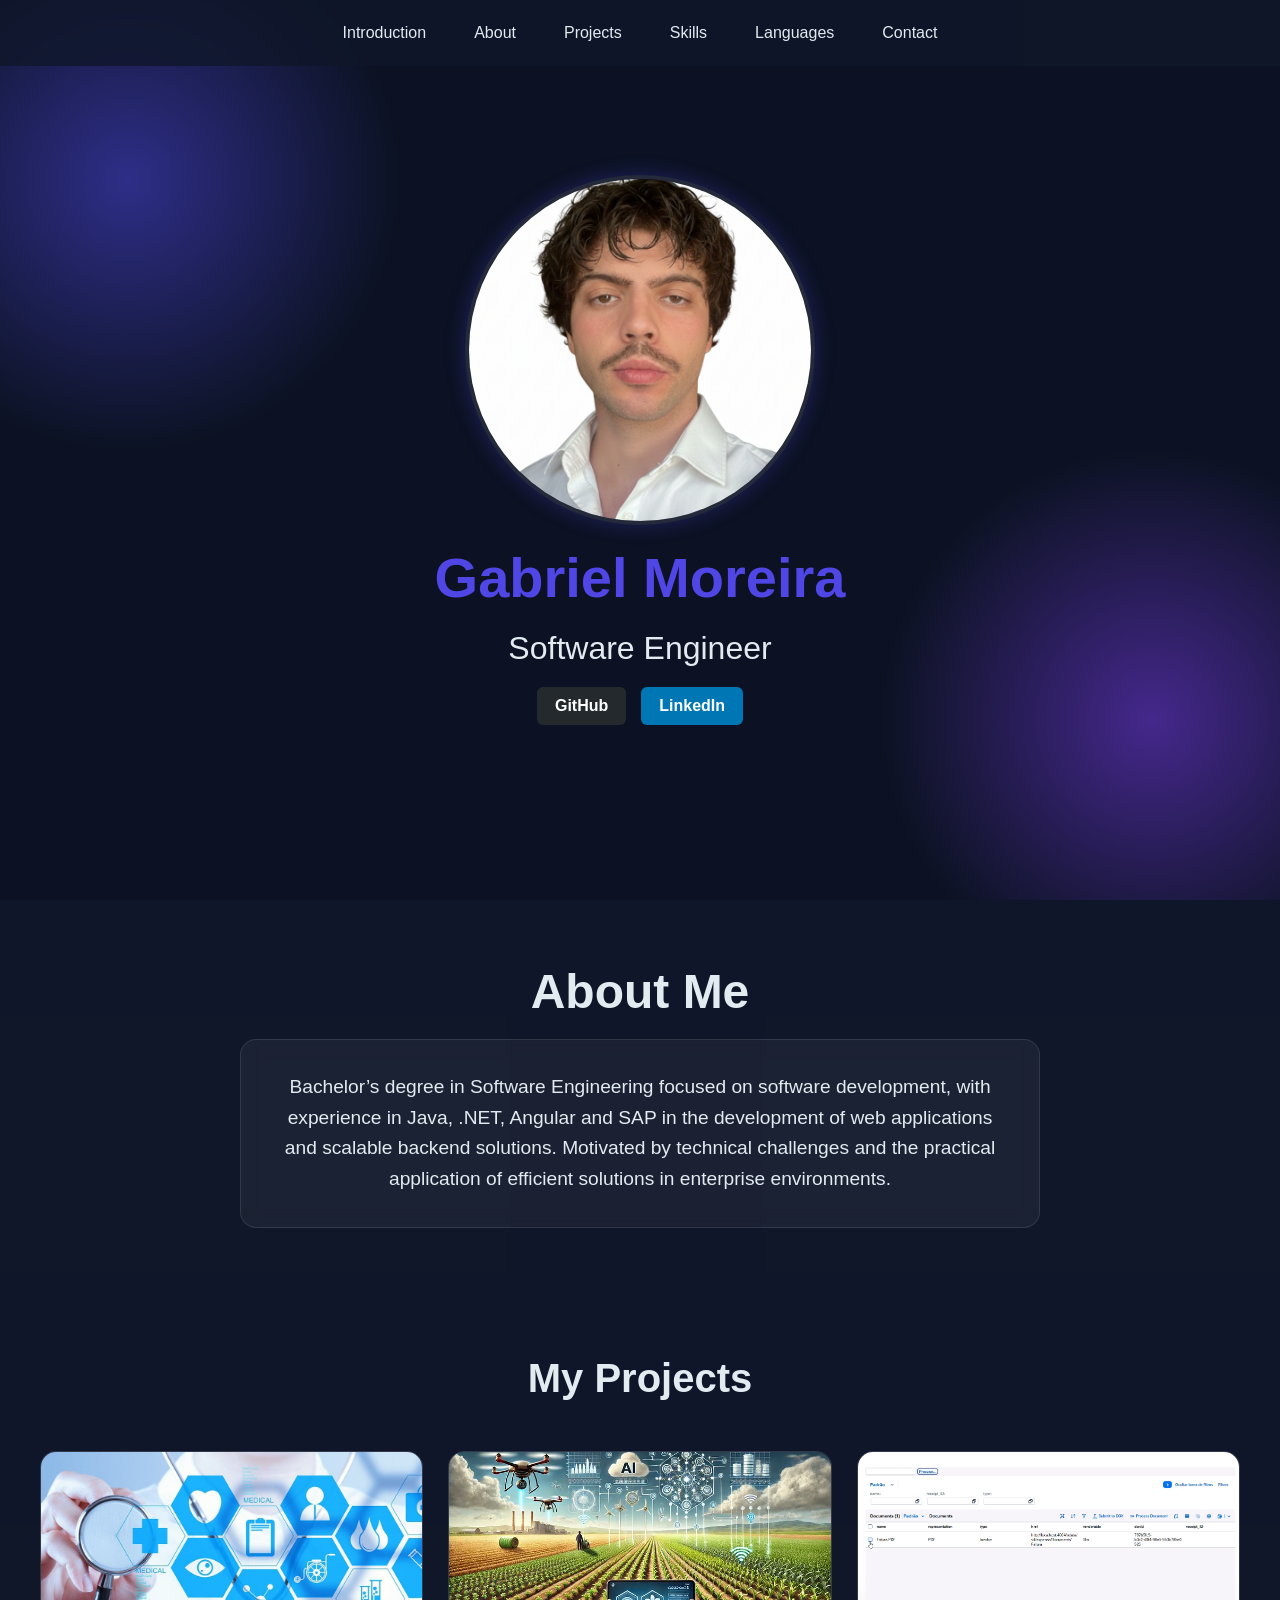
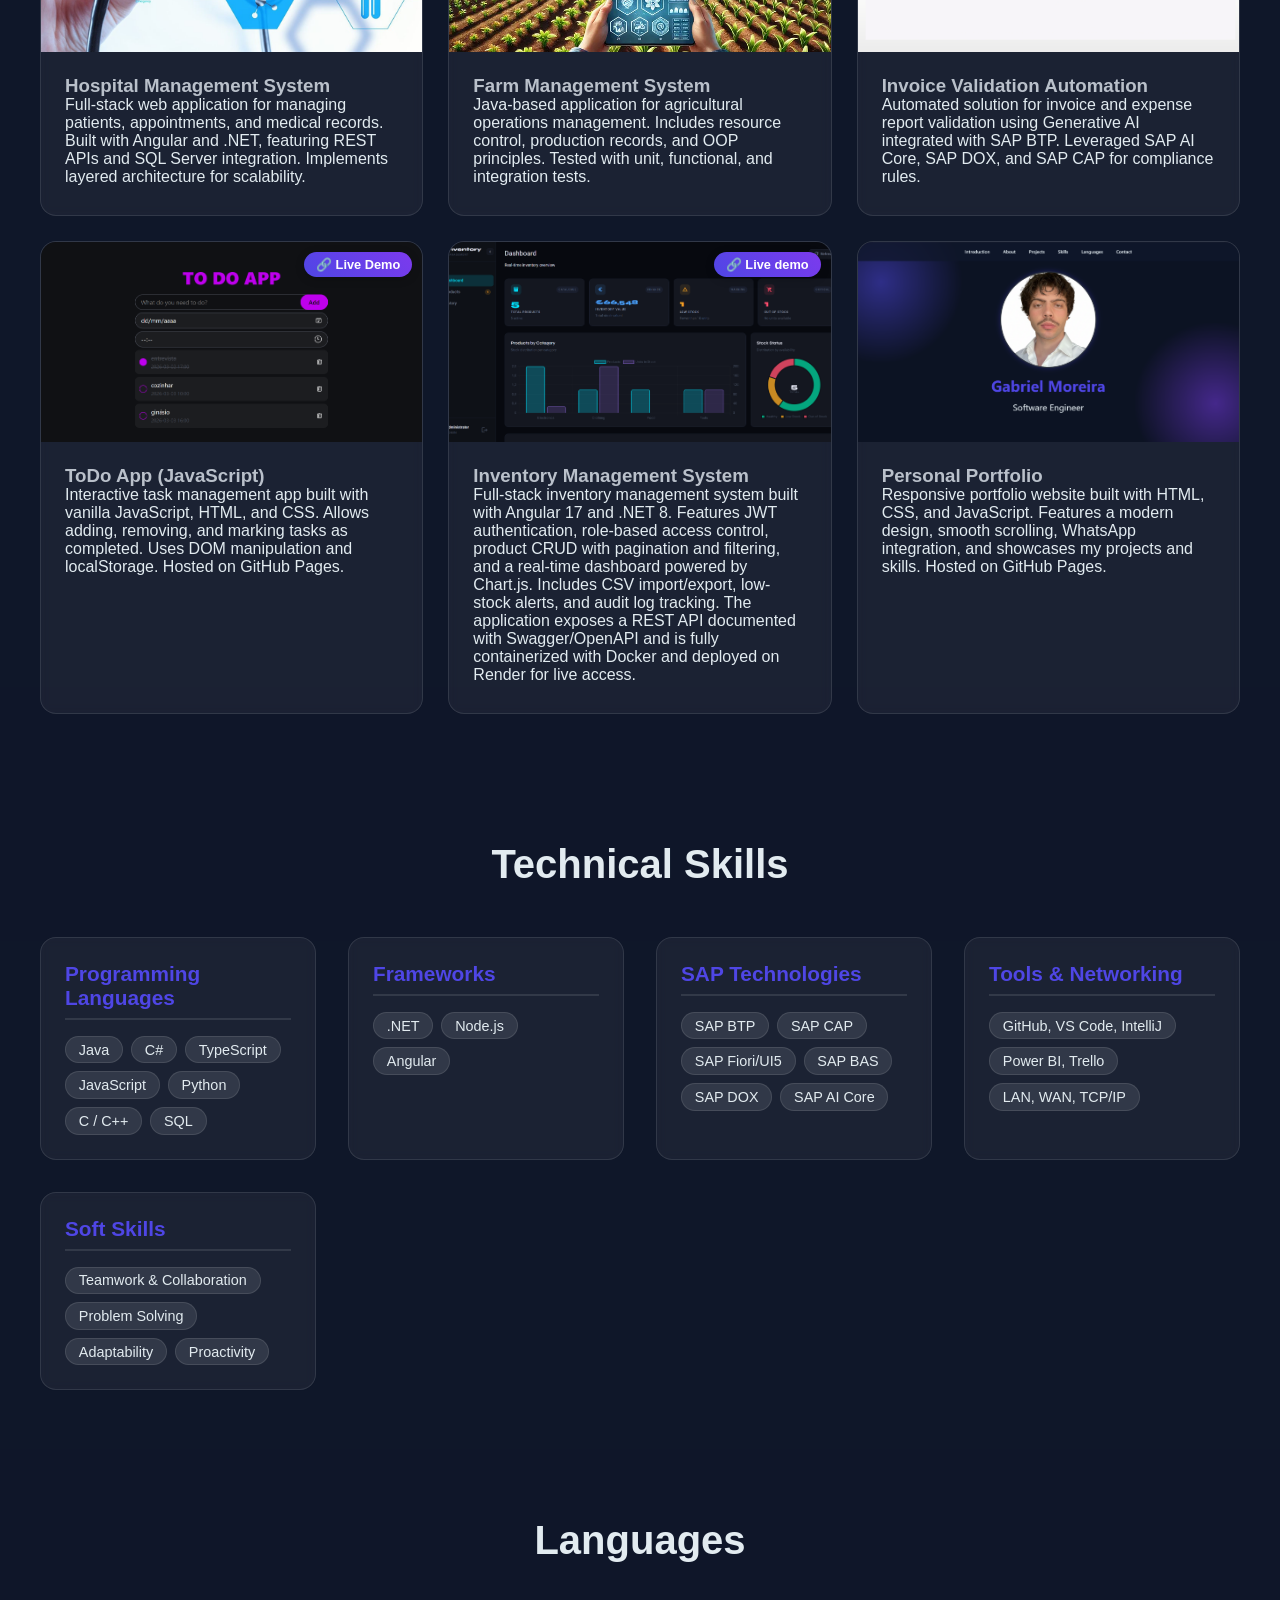
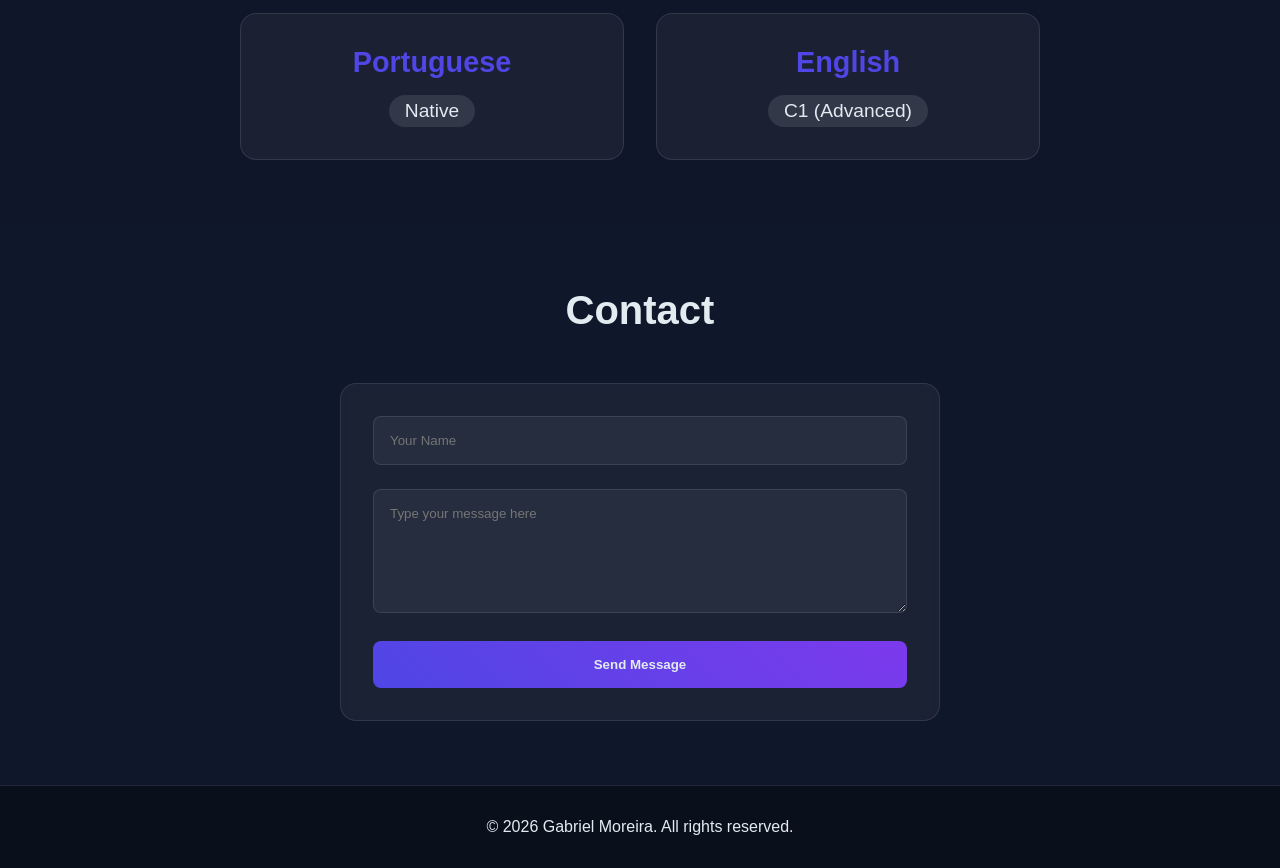
<file: index.html>
<!doctype html>
<html lang="pt">
  <head>
    <meta charset="UTF-8" />
    <meta name="viewport" content="width=device-width, initial-scale=1.0" />
    <link rel="stylesheet" href="style.css" />

    <link rel="icon" type="image/png" href="./img/icon.png" />
    <title>Portfolio | Gabriel</title>
  </head>
  <body>
    <div class="particles"></div>
    <nav class="navigation">
      <ul class="menu">
        <li><a href="#introduction" class="menu-link">Introduction</a></li>
        <li><a href="#about" class="menu-link">About</a></li>
        <li><a href="#projects" class="menu-link">Projects</a></li>
        <li><a href="#skills" class="menu-link">Skills</a></li>
        <li><a href="#languages" class="menu-link">Languages</a></li>
        <li><a href="#contact" class="menu-link">Contact</a></li>
      </ul>
    </nav>

    <main id="introduction" class="header">
      <img
        src="./img/foto.png"
        alt="Photo of Gabriel Moreira"
        class="profile-photo"
      />
      <h1>Gabriel Moreira</h1>
      <p class="introduction-paragraph">Software Engineer</p>

      <div class="social-buttons">
        <a
          href="https://github.com/gabrielmoreira20042-alt"
          target="_blank"
          class="social-button github"
        >
          GitHub
        </a>

        <a
          href="https://www.linkedin.com/in/gabriel-moreira-4a331817a/"
          target="_blank"
          class="social-button linkedin"
        >
          LinkedIn
        </a>
      </div>
    </main>

    <section id="about" class="about">
      <h2 class="about-title">About Me</h2>
      <div class="about-box">
        <p class="about-paragraph">
          Bachelor’s degree in Software Engineering focused on software
          development, with experience in Java, .NET, Angular and SAP in the
          development of web applications and scalable backend solutions.
          Motivated by technical challenges and the practical application of
          efficient solutions in enterprise environments.
        </p>
      </div>
    </section>

    <section id="projects" class="projects">
      <h2 class="projects-title">My Projects</h2>
      <div class="projects-box">
        <!-- Hospital Management System -->
        <div class="projects-card">
          <img
            src="./img/The-Future-of-Healthcare-Benefits-of-Hospital-Management-Software (1).jpg"
            alt="Hospital Management System"
            class="project-image"
          />
          <div class="box-text-project">
            <h3 class="project-title">Hospital Management System</h3>
            <p class="project-description">
              Full-stack web application for managing patients, appointments,
              and medical records. Built with Angular and .NET, featuring REST
              APIs and SQL Server integration. Implements layered architecture
              for scalability.
            </p>
          </div>
        </div>
        <!-- Farm Management System -->
        <div class="projects-card">
          <img
            src="./img/Agriculture-Artificial-Intelligence.webp"
            alt="Farm Management System"
            class="project-image"
          />
          <div class="box-text-project">
            <h3 class="project-title">Farm Management System</h3>
            <p class="project-description">
              Java-based application for agricultural operations management.
              Includes resource control, production records, and OOP principles.
              Tested with unit, functional, and integration tests.
            </p>
          </div>
        </div>
        <!-- KPMG Intern Project -->
        <div class="projects-card">
          <img
            src="./img/Captura de ecrã 2026-03-02 204155.png"
            alt="KPMG Automation Project"
            class="project-image"
          />
          <div class="box-text-project">
            <h3 class="project-title">Invoice Validation Automation</h3>
            <p class="project-description">
              Automated solution for invoice and expense report validation using
              Generative AI integrated with SAP BTP. Leveraged SAP AI Core, SAP
              DOX, and SAP CAP for compliance rules.
            </p>
          </div>
        </div>

        <!-- ToDo App -->
        <a
          href="https://gabrielmoreira20042-alt.github.io/todoApp/"
          target="_blank"
          class="project-link-wrapper"
          style="text-decoration: none; color: inherit"
        >
          <div class="projects-card">
            <div class="project-badge">🔗 Live Demo</div>
            <img
              src="./img/Captura de ecrã 2026-03-02 203847.png"
              alt="ToDo App"
              class="project-image"
            />
            <div class="box-text-project">
              <h3 class="project-title">ToDo App (JavaScript)</h3>
              <p class="project-description">
                Interactive task management app built with vanilla JavaScript,
                HTML, and CSS. Allows adding, removing, and marking tasks as
                completed. Uses DOM manipulation and localStorage. Hosted on
                GitHub Pages.
              </p>
            </div>
          </div>
        </a>

        <!-- Inventory Management System -->
        <a
          href="https://inventoryapp-2-rglw.onrender.com/dashboard"
          target="_blank"
          class="project-link-wrapper"
          style="text-decoration: none; color: inherit"
        >
          <div class="projects-card">
            <div class="project-badge">🔗 Live demo</div>

            <img
              src="./img/dashboard.png"
              alt="Inventory Management System"
              class="project-image"
            />

            <div class="box-text-project">
              <h3 class="project-title">Inventory Management System</h3>

              <p class="project-description">
                Full-stack inventory management system built with Angular 17 and
                .NET 8. Features JWT authentication, role-based access control,
                product CRUD with pagination and filtering, and a real-time
                dashboard powered by Chart.js. Includes CSV import/export,
                low-stock alerts, and audit log tracking. The application
                exposes a REST API documented with Swagger/OpenAPI and is fully
                containerized with Docker and deployed on Render for live
                access.
              </p>
            </div>
          </div>
        </a>

        <!-- Portfolio Project -->
        <div class="projects-card">
          <img
            src="./img\portfolio_print.png"
            alt="Portfolio Website"
            class="project-image"
          />
          <div class="box-text-project">
            <h3 class="project-title">Personal Portfolio</h3>
            <p class="project-description">
              Responsive portfolio website built with HTML, CSS, and JavaScript.
              Features a modern design, smooth scrolling, WhatsApp integration,
              and showcases my projects and skills. Hosted on GitHub Pages.
            </p>
          </div>
        </div>
      </div>
    </section>

    <section id="skills" class="skills">
      <h2 class="skills-title">Technical Skills</h2>
      <div class="skills-box">
        <!-- Programming Languages -->
        <div class="skill-card">
          <h3 class="skill-category">Programming Languages</h3>
          <ul class="skill-list">
            <li>Java</li>
            <li>C#</li>
            <li>TypeScript</li>
            <li>JavaScript</li>
            <li>Python</li>
            <li>C / C++</li>
            <li>SQL</li>
          </ul>
        </div>
        <!-- Frameworks -->
        <div class="skill-card">
          <h3 class="skill-category">Frameworks</h3>
          <ul class="skill-list">
            <li>.NET</li>
            <li>Node.js</li>
            <li>Angular</li>
          </ul>
        </div>
        <!-- SAP Technologies -->
        <div class="skill-card">
          <h3 class="skill-category">SAP Technologies</h3>
          <ul class="skill-list">
            <li>SAP BTP</li>
            <li>SAP CAP</li>
            <li>SAP Fiori/UI5</li>
            <li>SAP BAS</li>
            <li>SAP DOX</li>
            <li>SAP AI Core</li>
          </ul>
        </div>
        <!-- Tools & Networking -->
        <div class="skill-card">
          <h3 class="skill-category">Tools & Networking</h3>
          <ul class="skill-list">
            <li>GitHub, VS Code, IntelliJ</li>
            <li>Power BI, Trello</li>
            <li>LAN, WAN, TCP/IP</li>
          </ul>
        </div>
        <!-- Soft Skills (opcional, mas pode incluir) -->
        <div class="skill-card">
          <h3 class="skill-category">Soft Skills</h3>
          <ul class="skill-list">
            <li>Teamwork & Collaboration</li>
            <li>Problem Solving</li>
            <li>Adaptability</li>
            <li>Proactivity</li>
          </ul>
        </div>
      </div>
    </section>

    <!-- ===== NOVA SEÇÃO: LANGUAGES ===== -->
    <section id="languages" class="languages">
      <h2 class="languages-title">Languages</h2>
      <div class="languages-box">
        <div class="language-card">
          <h3>Portuguese</h3>
          <p class="language-level">Native</p>
        </div>
        <div class="language-card">
          <h3>English</h3>
          <p class="language-level">C1 (Advanced)</p>
        </div>
      </div>
    </section>

    <section id="contact" class="contact">
      <h2 class="contact-title">Contact</h2>
      <form
        class="contact-form"
        id="form"
        onsubmit="sendWhatsappMessage(event)"
      >
        <div class="group-form">
          <input
            type="text"
            placeholder="Your Name"
            class="form-input"
            id="name"
          />
        </div>
        <div class="group-form">
          <textarea
            class="form-input"
            placeholder="Type your message here"
            rows="6"
            id="message"
          ></textarea>
        </div>
        <button type="submit" class="form-button">Send Message</button>
      </form>
    </section>

    <!-- Footer -->
    <footer class="footer">
      <div class="container">
        <p>&copy; 2026 Gabriel Moreira. All rights reserved.</p>
      </div>
    </footer>

    <script>
      function sendWhatsappMessage(event) {
        event.preventDefault();
        const name = document.getElementById("name").value;
        const message = document.getElementById("message").value;
        const phoneNumber = "351935182718";
        const text = `Hello, my name is ${name}, ${message}`;
        const formattedText = encodeURIComponent(text);
        const url = `https://api.whatsapp.com/send?phone=${phoneNumber}&text=${formattedText}`;
        window.open(url, "_blank");
      }
    </script>
  </body>
</html>
</file>
<file: style.css>
* {
margin: 0;
padding: 0;
box-sizing: border-box;
font-family: 'Segoe UI', Tahoma, Geneva, Verdana, sans-serif;

}

html {
scroll-behavior: smooth;
}
 
:root {
--primary-color: #4f46e5;
--secondary-color: #7c3aed;;
--dark: #0f172a;;
--more-dark: #0a0f1c;;
--light: #e2eBf0;
--glass: rgba(255, 255, 255, 0.1);
}

body {
background-color: var(--dark);
color: var(--light);
}

.navigation {
background: rgba(15, 23, 42, 0.8);
position: fixed;
top: 0;
width: 100%;
z-index: 1000;
padding: 1.5rem ;
}

.menu {
display: flex;
justify-content: center;
gap: 3rem;
list-style: none;
}

.menu-link {
color: var(--light);
text-decoration: none;
font-weight: 500;
position: relative;
padding: 0.5rem 0;
}

.menu-link::after {
content: '';
position: absolute;
bottom: 0;
left: 0;
width: 0;
height: 2px;
background: linear-gradient(90deg, var(--primary-color), var(--secondary-color));
transition: width 0.5s ease, transform 0.3s ease;
}

.menu-link:hover::after {
width: 100%;
}

.header{
    min-height: 100vh;
    display: flex;
    justify-content: center;
    align-items: center;
    flex-direction: column;
}

.profile-photo {
  width: 350px;
  height: 350px;
  box-shadow: 0 0 20px rgba(79, 70, 229, 0.3);
  border-radius: 50%;
  border: 4px solid var(--glass);
  object-fit: cover;
  animation: floating 3s ease-in-out infinite;
}

h1 {
  font-size: 3.5rem;
  margin: 20px 0;
  color: var(--primary-color);
  font-weight: bold;

}

.introduction-paragraph {
  font-size: 2rem;
  color: var(--light);
}

.about {
    padding: 4rem 2rem;
  background: rgba(15, 23, 42, 0.8);
}

.about-title {
  font-size: 3rem;
  color: var(--light);
    text-align: center;
    margin-bottom: 20px;

}

.about-box {
    padding: 2rem;
    max-width: 800px;
    margin: 0 auto;
    border-radius: 16px;
    border: 1px solid var(--glass);
    backdrop-filter: blur(10px);
    background: rgba(255, 255, 255, 0.05);
    overflow: hidden;
}

.about-paragraph {
  text-align: center;
  font-size: 1.2rem;
  line-height: 1.6;
  word-wrap: break-word;
  overflow-wrap: break-word;
}

.projects {
    padding: 4rem 2rem;


    background: rgba(15, 23, 42, 0.8);
}

.projects-box {
    display: grid;
    grid-template-columns: repeat(auto-fit, minmax(300px, 1fr));
    gap: 25px;
    max-width: 1200px;
    margin: 0 auto;
}


.projects-card {
    background: rgba(255, 255, 255, 0.05);
    border-radius: 16px;
    backdrop-filter: blur(5px);
    border: 1px solid var(--glass);
    overflow: hidden;
    transition: all 0.5s ease;
    cursor: pointer;
    position: relative;
    
    display: flex;
  flex-direction: column;
  height: 100%;
}

.projects-title {
    font-size: 2.5rem;
    text-align: center;
    margin-bottom: 50px;
}

.projects-card:hover {
   box-shadow: 0 10px 20px rgba(79, 70, 229, 0.2);
   transform: translateY(-10px) scale(1.03);
}

.project-image {
    width: 100%;
    height: 200px;
    object-fit: cover;
}

.box-text-project {
    padding: 1.5rem;
}

.project-title {
    color: rgba(226, 232, 240, 0.8);
    line-height: 1.25rem;
}

.project-description {
    margin-bottom: 5px;
}

.project-badge {
  position: absolute;
  top: 10px;
  right: 10px;
  background: linear-gradient(45deg, var(--primary-color), var(--secondary-color));
  color: white;
  padding: 5px 12px;
  border-radius: 20px;
  font-size: 0.8rem;
  font-weight: bold;
  z-index: 2;
  box-shadow: 0 2px 10px rgba(0,0,0,0.2);
}


.contact {
    padding: 4rem 2rem;
}

.contact-title {
    font-size: 2.5rem;
    text-align: center;
    margin-bottom: 50px;
}

.contact-form {
    max-width: 600px;
    margin: 0 auto;
    background: rgba(255, 255, 255, 0.05);
  backdrop-filter: blur(5px);
  padding: 2rem;
    border-radius: 16px;
    border: 1px solid var(--glass);
  
   
}


.form-input {
    width: 100%;
    padding: 1rem;
    border-radius: 8px;
    border: 1px solid var(--glass);
    background: rgba(255, 255, 255, 0.05);
    color: var(--light);
    outline: none;
}

.form-input:focus {
    border-color: var(--secondary-color);
    box-shadow: 0 0 10px rgba(79, 70, 229, 0.3);
}

.group-form {
    margin-bottom: 1.5rem;
   
}

.form-button {
    width: 100%;
    padding: 1rem 2rem;
    border-radius: 8px;
    border: none;
    background: linear-gradient(45deg, var(--primary-color), var(--secondary-color));
    color: var(--light);
    cursor: pointer;
    transition: all 0.5s ease;
    font-weight: bold;
}

.form-button:hover {
    transform: translateY(-4px);
    box-shadow: 0 5px 15px rgba(79, 70, 229, 0.4);
}

.particles {
    position: fixed;
    top: 0;
    left: 0;
    width: 100%;
    height: 100%;
    z-index: -1;
    opacity: 0.5;
    background: radial-gradient(circle at 10% 20%, var(--primary-color) 0%, transparent 20%),
                radial-gradient(circle at 90% 80%, var(--secondary-color) 0%, transparent 20%),
               var(--more-dark);
}

@keyframes floating {
    0% , 100% {
        transform: translateY(0);
    }

    50% {
        transform: translateY(-20px);
    }
   

}

/* ===== SKILLS SECTION ===== */
.skills {
    padding: 4rem 2rem;
    background: rgba(15, 23, 42, 0.8);
}

.skills-title {
    font-size: 2.5rem;
    text-align: center;
    margin-bottom: 50px;
    color: var(--light);
}

.skills-box {
    display: grid;
    grid-template-columns: repeat(auto-fit, minmax(250px, 1fr));
    gap: 2rem;
    max-width: 1200px;
    margin: 0 auto;
}

.skill-card {
    background: rgba(255, 255, 255, 0.05);
    border-radius: 16px;
    backdrop-filter: blur(5px);
    border: 1px solid var(--glass);
    padding: 1.5rem;
    transition: all 0.5s ease;
}

.skill-card:hover {
    box-shadow: 0 10px 20px rgba(79, 70, 229, 0.2);
    transform: translateY(-5px);
}

.skill-category {
    font-size: 1.3rem;
    color: var(--primary-color);
    margin-bottom: 1rem;
    border-bottom: 2px solid var(--glass);
    padding-bottom: 0.5rem;
}

.skill-list {
    list-style: none;
    padding: 0;
    display: flex;
    flex-wrap: wrap;
    gap: 0.5rem;
}

.skill-list li {
    background: rgba(255, 255, 255, 0.1);
    padding: 0.3rem 0.8rem;
    border-radius: 20px;
    font-size: 0.9rem;
    border: 1px solid var(--glass);
}

/* ===== LANGUAGES SECTION ===== */
.languages {
    padding: 4rem 2rem;
    background: rgba(15, 23, 42, 0.8);
}

.languages-title {
    font-size: 2.5rem;
    text-align: center;
    margin-bottom: 50px;
    color: var(--light);
}

.languages-box {
    display: flex;
    justify-content: center;
    gap: 2rem;
    flex-wrap: wrap;
    max-width: 800px;
    margin: 0 auto;
}

.language-card {
    background: rgba(255, 255, 255, 0.05);
    border-radius: 16px;
    backdrop-filter: blur(5px);
    border: 1px solid var(--glass);
    padding: 2rem;
    text-align: center;
    flex: 1 1 200px;
    transition: all 0.5s ease;
}

.language-card:hover {
    box-shadow: 0 10px 20px rgba(79, 70, 229, 0.2);
    transform: translateY(-5px);
}

.language-card h3 {
    font-size: 1.8rem;
    color: var(--primary-color);
    margin-bottom: 1rem;
}

.language-level {
    font-size: 1.2rem;
    color: var(--light);
    background: rgba(255, 255, 255, 0.1);
    padding: 0.3rem 1rem;
    border-radius: 20px;
    display: inline-block;
}

/* Ajuste para telas pequenas */
@media (max-width: 768px) {
    .skills-box {
        grid-template-columns: 1fr;
    }
    .languages-box {
        flex-direction: column;
        align-items: center;
    }
    .language-card {
        width: 100%;
    }
}

.project-link-wrapper {
    display: block; 
    text-decoration: none;
    color: inherit;
}

.footer {
    background: var(--more-dark);
    color: var(--light);
    text-align: center;
    padding: 2rem;
    border-top: 1px solid var(--glass);
}

.footer .container {
    max-width: 1200px;
    margin: 0 auto;
}


.social-buttons{
  margin-top:20px;
  display:flex;
  gap:15px;
  justify-content:center;
}

.social-button{
  padding:10px 18px;
  border-radius:6px;
  text-decoration:none;
  font-weight:600;
  color:white;
  transition:0.3s;
}

.github{
  background:#24292e;
}

.github:hover{
  background:#444;
}

.linkedin{
  background:#0077b5;
}

.linkedin:hover{
  background:#005582;
}
</file>
